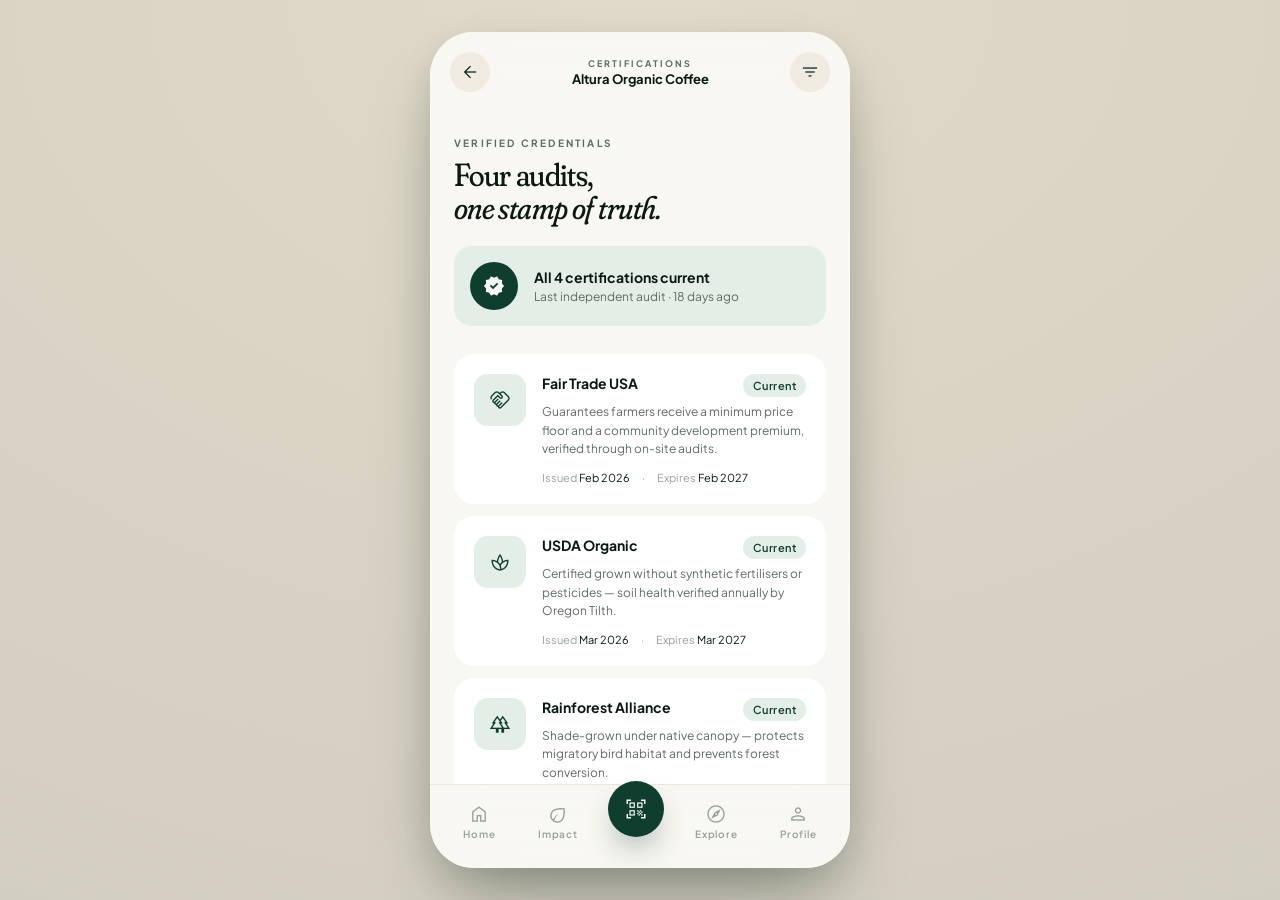
<file: certifications.html>
<!DOCTYPE html>
<html lang="en">
<head>
<meta charset="utf-8" />
<meta name="viewport" content="width=device-width, initial-scale=1.0, viewport-fit=cover" />
<title>Certifications · TrueTrace</title>
<link rel="preconnect" href="https://fonts.googleapis.com" />
<link rel="preconnect" href="https://fonts.gstatic.com" crossorigin />
<link href="https://fonts.googleapis.com/css2?family=Plus+Jakarta+Sans:wght@400;500;600;700;800&family=Fraunces:ital,opsz,wght@0,9..144,300..600;1,9..144,300..500&display=swap" rel="stylesheet" />
<link href="https://fonts.googleapis.com/css2?family=Material+Symbols+Outlined:wght,FILL@100..700,0..1&display=swap" rel="stylesheet" />
<link rel="stylesheet" href="styles.css" />
</head>
<body>

<div class="phone-shell">

  <!-- Top bar -->
  <header class="phone-header" style="padding: 20px 20px 14px; display:flex; align-items:center; justify-content:space-between;">
    <a href="product.html" style="width:40px; height:40px; border-radius:999px; background: var(--surface-tinted); display:flex; align-items:center; justify-content:center;">
      <span class="material-symbols-outlined" style="font-size:20px; color: var(--primary-ink);">arrow_back</span>
    </a>
    <div style="text-align:center;">
      <p class="eyebrow" style="font-size:9px; margin:0;">Certifications</p>
      <p style="margin:2px 0 0; font-weight:700; font-size:13px;">Altura Organic Coffee</p>
    </div>
    <button style="width:40px; height:40px; border-radius:999px; background: var(--surface-tinted); display:flex; align-items:center; justify-content:center; border:0;">
      <span class="material-symbols-outlined" style="font-size:20px; color: var(--primary-ink);">filter_list</span>
    </button>
  </header>

  <div class="phone-scroll">

    <!-- Hero -->
    <section style="padding: 20px 24px 0;">
      <p class="eyebrow">Verified credentials</p>
      <h1 class="display" style="font-size: 32px; margin: 10px 0 0;">
        Four audits,<br />
        <em>one stamp of truth.</em>
      </h1>

      <div style="display:flex; align-items:center; gap: 16px; margin-top: 22px; padding: 16px; border-radius: 18px; background: var(--surface-mint);">
        <div style="width:48px; height:48px; border-radius:999px; background: var(--primary); display:flex; align-items:center; justify-content:center;">
          <span class="material-symbols-outlined icon-fill" style="color: var(--on-primary); font-size:22px;">verified</span>
        </div>
        <div style="flex:1;">
          <p style="margin:0; font-weight:700; font-size:14px;">All 4 certifications current</p>
          <p class="mute" style="margin:3px 0 0; font-size:12px;">Last independent audit · 18 days ago</p>
        </div>
      </div>
    </section>

    <!-- Certifications list -->
    <section style="padding: 28px 24px 0;">

      <!-- Fair Trade USA -->
      <div class="card" style="margin-bottom: 12px;">
        <div style="display:flex; gap:16px; align-items:flex-start;">
          <div style="width:52px; height:52px; border-radius:14px; background: var(--surface-mint); display:flex; align-items:center; justify-content:center; flex-shrink:0;">
            <span class="material-symbols-outlined" style="color: var(--primary); font-size:22px;">handshake</span>
          </div>
          <div style="flex:1;">
            <div style="display:flex; align-items:flex-start; justify-content:space-between; gap:8px;">
              <p style="margin:0; font-weight:700; font-size:14px;">Fair Trade USA</p>
              <span class="chip chip-mint">Current</span>
            </div>
            <p class="mute" style="margin:6px 0 0; font-size:12px; line-height:1.55;">
              Guarantees farmers receive a minimum price floor and a community development premium, verified through on-site audits.
            </p>
            <div style="display:flex; gap:12px; margin-top:12px; font-size:11px;">
              <span class="quiet">Issued <span style="color: var(--ink);">Feb 2026</span></span>
              <span class="quiet">·</span>
              <span class="quiet">Expires <span style="color: var(--ink);">Feb 2027</span></span>
            </div>
          </div>
        </div>
      </div>

      <!-- USDA Organic -->
      <div class="card" style="margin-bottom: 12px;">
        <div style="display:flex; gap:16px; align-items:flex-start;">
          <div style="width:52px; height:52px; border-radius:14px; background: var(--surface-mint); display:flex; align-items:center; justify-content:center; flex-shrink:0;">
            <span class="material-symbols-outlined" style="color: var(--primary); font-size:22px;">spa</span>
          </div>
          <div style="flex:1;">
            <div style="display:flex; align-items:flex-start; justify-content:space-between; gap:8px;">
              <p style="margin:0; font-weight:700; font-size:14px;">USDA Organic</p>
              <span class="chip chip-mint">Current</span>
            </div>
            <p class="mute" style="margin:6px 0 0; font-size:12px; line-height:1.55;">
              Certified grown without synthetic fertilisers or pesticides — soil health verified annually by Oregon Tilth.
            </p>
            <div style="display:flex; gap:12px; margin-top:12px; font-size:11px;">
              <span class="quiet">Issued <span style="color: var(--ink);">Mar 2026</span></span>
              <span class="quiet">·</span>
              <span class="quiet">Expires <span style="color: var(--ink);">Mar 2027</span></span>
            </div>
          </div>
        </div>
      </div>

      <!-- Rainforest Alliance -->
      <div class="card" style="margin-bottom: 12px;">
        <div style="display:flex; gap:16px; align-items:flex-start;">
          <div style="width:52px; height:52px; border-radius:14px; background: var(--surface-mint); display:flex; align-items:center; justify-content:center; flex-shrink:0;">
            <span class="material-symbols-outlined" style="color: var(--primary); font-size:22px;">forest</span>
          </div>
          <div style="flex:1;">
            <div style="display:flex; align-items:flex-start; justify-content:space-between; gap:8px;">
              <p style="margin:0; font-weight:700; font-size:14px;">Rainforest Alliance</p>
              <span class="chip chip-mint">Current</span>
            </div>
            <p class="mute" style="margin:6px 0 0; font-size:12px; line-height:1.55;">
              Shade-grown under native canopy — protects migratory bird habitat and prevents forest conversion.
            </p>
            <div style="display:flex; gap:12px; margin-top:12px; font-size:11px;">
              <span class="quiet">Issued <span style="color: var(--ink);">Apr 2026</span></span>
              <span class="quiet">·</span>
              <span class="quiet">Expires <span style="color: var(--ink);">Apr 2028</span></span>
            </div>
          </div>
        </div>
      </div>

      <!-- B Corp (brand level) -->
      <div class="card" style="margin-bottom: 12px;">
        <div style="display:flex; gap:16px; align-items:flex-start;">
          <div style="width:52px; height:52px; border-radius:14px; background: var(--accent-soft); display:flex; align-items:center; justify-content:center; flex-shrink:0;">
            <span class="material-symbols-outlined" style="color: var(--accent); font-size:22px;">workspace_premium</span>
          </div>
          <div style="flex:1;">
            <div style="display:flex; align-items:flex-start; justify-content:space-between; gap:8px;">
              <div>
                <p style="margin:0; font-weight:700; font-size:14px;">B Corporation</p>
                <p class="quiet" style="margin:2px 0 0; font-size:10px; letter-spacing:0.08em; text-transform:uppercase;">Brand-level</p>
              </div>
              <span class="chip chip-clay">Score 118</span>
            </div>
            <p class="mute" style="margin:6px 0 0; font-size:12px; line-height:1.55;">
              Finca La Esperanza scored 118.4 on the B Impact Assessment — a top-5% performer in environment and workers.
            </p>
            <div style="display:flex; gap:12px; margin-top:12px; font-size:11px;">
              <span class="quiet">Certified since <span style="color: var(--ink);">2019</span></span>
              <span class="quiet">·</span>
              <span class="quiet">Recertified <span style="color: var(--ink);">Jan 2026</span></span>
            </div>
          </div>
        </div>
      </div>

    </section>

    <!-- Flag / audit trail -->
    <section style="padding: 28px 24px 0;">
      <p class="eyebrow" style="padding: 0 4px 12px;">Not seeing a cert?</p>
      <button class="card" style="width:100%; text-align:left; display:flex; align-items:center; gap:14px; background: var(--surface-paper); border:0; border-radius: 18px; padding: 16px 18px;">
        <div style="width:40px; height:40px; border-radius:999px; background: var(--accent-soft); display:flex; align-items:center; justify-content:center; flex-shrink:0;">
          <span class="material-symbols-outlined" style="font-size:20px; color: var(--accent);">flag</span>
        </div>
        <div style="flex:1;">
          <p style="margin:0; font-weight:700; font-size:13px;">Flag a missing certification</p>
          <p class="mute" style="margin:3px 0 0; font-size:11px;">Our compliance team reviews within 24h</p>
        </div>
        <span class="material-symbols-outlined" style="font-size:18px; color: var(--ink-quiet);">arrow_forward</span>
      </button>
    </section>

    <div style="height: 40px;"></div>

  </div>

  <!-- Bottom nav -->
  <nav class="phone-nav">
    <div class="nav-tabs">
      <a href="home.html" class="nav-tab">
        <span class="material-symbols-outlined">home</span>
        <span class="nav-label">Home</span>
      </a>
      <a href="impact.html" class="nav-tab">
        <span class="material-symbols-outlined">eco</span>
        <span class="nav-label">Impact</span>
      </a>
      <a href="scan.html" class="nav-scan" aria-label="Scan">
        <span class="material-symbols-outlined">qr_code_scanner</span>
      </a>
      <a href="supply-chain.html" class="nav-tab">
        <span class="material-symbols-outlined">explore</span>
        <span class="nav-label">Explore</span>
      </a>
      <a href="profile.html" class="nav-tab">
        <span class="material-symbols-outlined">person</span>
        <span class="nav-label">Profile</span>
      </a>
    </div>
  </nav>

</div>

</body>
</html>
</file>
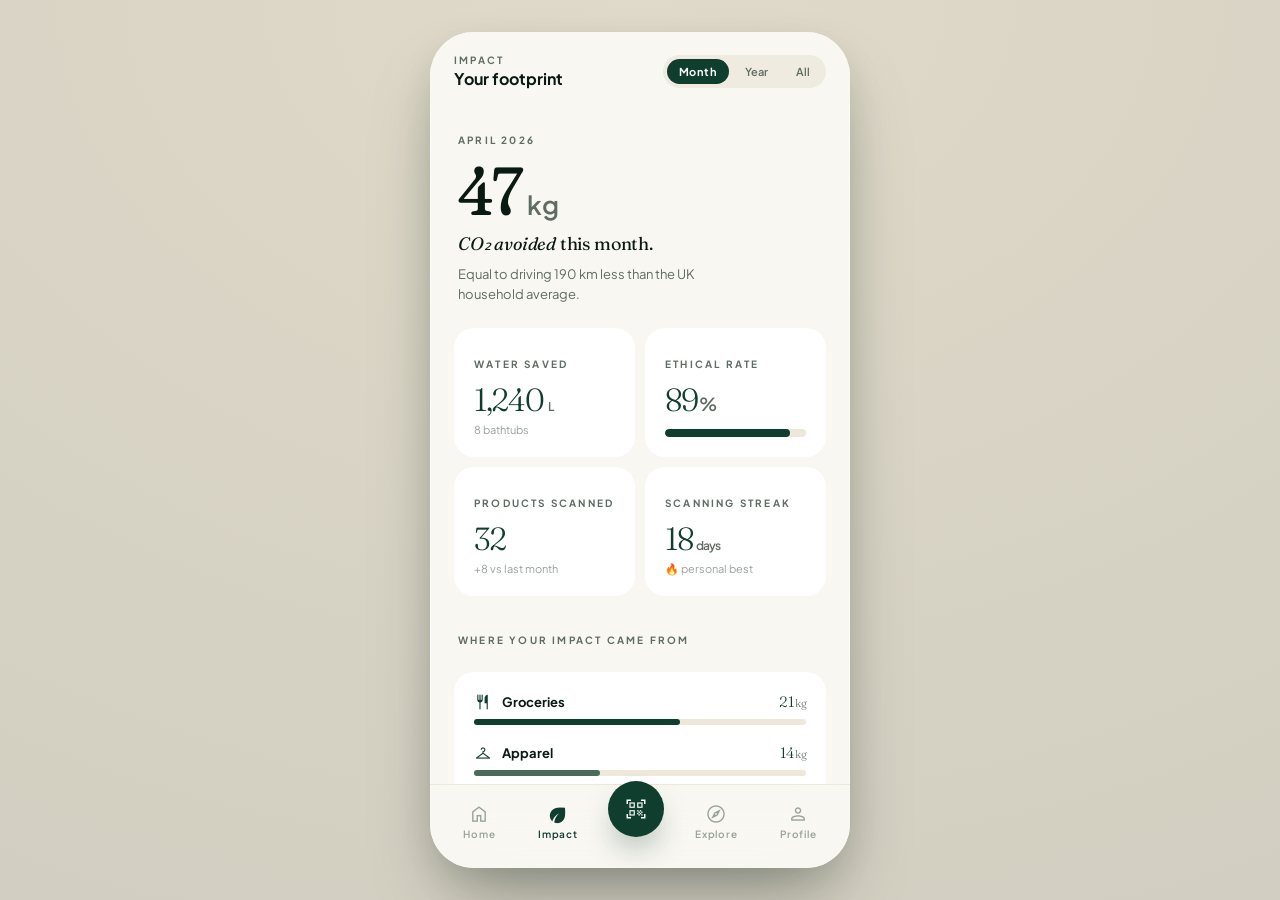
<file: impact.html>
<!DOCTYPE html>
<html lang="en">
<head>
<meta charset="utf-8" />
<meta name="viewport" content="width=device-width, initial-scale=1.0, viewport-fit=cover" />
<title>Impact · TrueTrace</title>
<link rel="preconnect" href="https://fonts.googleapis.com" />
<link rel="preconnect" href="https://fonts.gstatic.com" crossorigin />
<link href="https://fonts.googleapis.com/css2?family=Plus+Jakarta+Sans:wght@400;500;600;700;800&family=Fraunces:ital,opsz,wght@0,9..144,300..600;1,9..144,300..500&display=swap" rel="stylesheet" />
<link href="https://fonts.googleapis.com/css2?family=Material+Symbols+Outlined:wght,FILL@100..700,0..1&display=swap" rel="stylesheet" />
<link rel="stylesheet" href="styles.css" />
<style>
  .bar {
    height: 8px;
    border-radius: 999px;
    background: var(--line-soft);
    overflow: hidden;
  }
  .bar-fill {
    height: 100%;
    background: var(--primary);
    border-radius: 999px;
  }
  .range-seg {
    height: 6px;
    border-radius: 999px;
    background: var(--line-soft);
    position: relative;
  }
</style>
</head>
<body>

<div class="phone-shell">

  <!-- Top bar -->
  <header class="phone-header" style="padding: 22px 24px 14px; display:flex; align-items:center; justify-content:space-between;">
    <div>
      <p class="eyebrow" style="font-size:10px; margin:0;">Impact</p>
      <p style="margin:2px 0 0; font-weight:700; font-size:16px;">Your footprint</p>
    </div>
    <div style="display:flex; gap:4px; padding: 4px; border-radius:999px; background: var(--surface-tinted);">
      <button style="padding: 6px 12px; border-radius: 999px; background: var(--primary); color: var(--on-primary); font-weight:700; font-size:11px; border:0; letter-spacing:0.04em;">Month</button>
      <button style="padding: 6px 12px; border-radius: 999px; background: transparent; color: var(--ink-mute); font-weight:600; font-size:11px; border:0;">Year</button>
      <button style="padding: 6px 12px; border-radius: 999px; background: transparent; color: var(--ink-mute); font-weight:600; font-size:11px; border:0;">All</button>
    </div>
  </header>

  <div class="phone-scroll">

    <!-- Headline number -->
    <section style="padding: 20px 28px 0;">
      <p class="eyebrow">April 2026</p>
      <h1 class="display" style="font-size: 68px; margin: 8px 0 0; line-height: 1;">
        47<span style="font-size: 26px; font-family: 'Plus Jakarta Sans'; font-weight: 600; color: var(--ink-mute); letter-spacing: 0; margin-left: 6px;">kg</span>
      </h1>
      <p style="font-family: 'Fraunces', serif; font-size: 18px; font-weight: 400; margin: 8px 0 0; letter-spacing: -0.01em;">
        <em>CO₂ avoided</em> this month.
      </p>
      <p class="mute" style="font-size: 13px; line-height: 1.5; margin: 10px 0 0; max-width: 280px;">
        Equal to driving 190 km less than the UK household average.
      </p>
    </section>

    <!-- Ring / breakdown -->
    <section style="padding: 24px 24px 0;">
      <div style="display:grid; grid-template-columns: 1fr 1fr; gap: 10px;">

        <div class="card">
          <p class="eyebrow" style="font-size: 10px;">Water saved</p>
          <p class="number" style="font-size: 32px; margin: 8px 0 0; color: var(--primary);">1,240<span style="font-size:12px; font-family: 'Plus Jakarta Sans'; font-weight:600; color: var(--ink-mute); margin-left:4px;">L</span></p>
          <p class="quiet" style="font-size:11px; margin: 4px 0 0;">8 bathtubs</p>
        </div>

        <div class="card">
          <p class="eyebrow" style="font-size: 10px;">Ethical rate</p>
          <p class="number" style="font-size: 32px; margin: 8px 0 0; color: var(--primary);">89<span style="font-size:18px; font-family: 'Plus Jakarta Sans'; font-weight:600; color: var(--ink-mute); margin-left:2px;">%</span></p>
          <div class="bar" style="margin-top: 10px;">
            <div class="bar-fill" style="width: 89%;"></div>
          </div>
        </div>

        <div class="card">
          <p class="eyebrow" style="font-size: 10px;">Products scanned</p>
          <p class="number" style="font-size: 32px; margin: 8px 0 0; color: var(--primary);">32</p>
          <p class="quiet" style="font-size:11px; margin: 4px 0 0;">+8 vs last month</p>
        </div>

        <div class="card">
          <p class="eyebrow" style="font-size: 10px;">Scanning streak</p>
          <p class="number" style="font-size: 32px; margin: 8px 0 0; color: var(--primary);">18<span style="font-size:12px; font-family: 'Plus Jakarta Sans'; font-weight:600; color: var(--ink-mute); margin-left:4px;">days</span></p>
          <p class="quiet" style="font-size:11px; margin: 4px 0 0;">🔥 personal best</p>
        </div>

      </div>
    </section>

    <!-- Category breakdown -->
    <section style="padding: 28px 24px 0;">
      <p class="eyebrow" style="padding: 0 4px 16px;">Where your impact came from</p>

      <div class="card">
        <div style="display:flex; align-items:center; justify-content:space-between; margin-bottom: 8px;">
          <div style="display:flex; align-items:center; gap:10px;">
            <span class="material-symbols-outlined" style="font-size:18px; color: var(--primary);">restaurant</span>
            <span style="font-weight:700; font-size:13px;">Groceries</span>
          </div>
          <span class="number" style="font-size:15px; color: var(--primary);">21<span style="font-size:11px; color: var(--ink-mute); margin-left:2px;">kg</span></span>
        </div>
        <div class="range-seg"><div style="position:absolute; left:0; top:0; height:100%; width:62%; background: var(--primary); border-radius:999px;"></div></div>

        <div style="display:flex; align-items:center; justify-content:space-between; margin: 18px 0 8px;">
          <div style="display:flex; align-items:center; gap:10px;">
            <span class="material-symbols-outlined" style="font-size:18px; color: var(--primary);">checkroom</span>
            <span style="font-weight:700; font-size:13px;">Apparel</span>
          </div>
          <span class="number" style="font-size:15px; color: var(--primary);">14<span style="font-size:11px; color: var(--ink-mute); margin-left:2px;">kg</span></span>
        </div>
        <div class="range-seg"><div style="position:absolute; left:0; top:0; height:100%; width:38%; background: var(--secondary); border-radius:999px;"></div></div>

        <div style="display:flex; align-items:center; justify-content:space-between; margin: 18px 0 8px;">
          <div style="display:flex; align-items:center; gap:10px;">
            <span class="material-symbols-outlined" style="font-size:18px; color: var(--primary);">face</span>
            <span style="font-weight:700; font-size:13px;">Personal care</span>
          </div>
          <span class="number" style="font-size:15px; color: var(--primary);">8<span style="font-size:11px; color: var(--ink-mute); margin-left:2px;">kg</span></span>
        </div>
        <div class="range-seg"><div style="position:absolute; left:0; top:0; height:100%; width:22%; background: var(--accent); border-radius:999px;"></div></div>

        <div style="display:flex; align-items:center; justify-content:space-between; margin: 18px 0 8px;">
          <div style="display:flex; align-items:center; gap:10px;">
            <span class="material-symbols-outlined" style="font-size:18px; color: var(--primary);">chair</span>
            <span style="font-weight:700; font-size:13px;">Home</span>
          </div>
          <span class="number" style="font-size:15px; color: var(--primary);">4<span style="font-size:11px; color: var(--ink-mute); margin-left:2px;">kg</span></span>
        </div>
        <div class="range-seg"><div style="position:absolute; left:0; top:0; height:100%; width:11%; background: var(--gold); border-radius:999px;"></div></div>
      </div>
    </section>

    <!-- Milestone callout -->
    <section style="padding: 28px 24px 0;">
      <div class="card" style="background: var(--primary); color: var(--on-primary); border-radius: 22px; padding: 22px;">
        <div style="display:flex; align-items:center; gap:12px;">
          <span class="material-symbols-outlined icon-fill" style="color: #c8dec9; font-size: 22px;">military_tech</span>
          <p class="eyebrow" style="margin:0; color: rgba(249,247,242,0.7);">Next milestone</p>
        </div>
        <p style="font-family: 'Fraunces', serif; font-weight: 400; font-size: 22px; margin: 12px 0 0; line-height: 1.3;">
          23 scans away from <em>Grove Guardian.</em>
        </p>
        <div class="bar" style="margin-top: 18px; background: rgba(249,247,242,0.15);">
          <div class="bar-fill" style="width: 68%; background: #c8dec9;"></div>
        </div>
        <div style="display:flex; justify-content:space-between; margin-top: 10px; font-size: 11px; opacity: 0.7;">
          <span>127 / 150</span>
          <span>Unlocks tree planting</span>
        </div>
      </div>
    </section>

    <!-- Leaderboard note -->
    <section style="padding: 28px 24px 0;">
      <a href="#" class="card" style="display:flex; align-items:center; gap:14px; padding: 16px;">
        <div style="width:40px; height:40px; border-radius:999px; background: var(--surface-mint); display:flex; align-items:center; justify-content:center; flex-shrink:0;">
          <span class="material-symbols-outlined" style="font-size:20px; color: var(--primary);">trending_up</span>
        </div>
        <div style="flex:1;">
          <p style="margin:0; font-weight:700; font-size:13px;">You're in the top 12%</p>
          <p class="mute" style="margin:3px 0 0; font-size:11px;">Of TrueTrace users this month</p>
        </div>
        <span class="material-symbols-outlined" style="font-size:18px; color: var(--ink-quiet);">arrow_forward</span>
      </a>
    </section>

    <div style="height: 40px;"></div>

  </div>

  <!-- Bottom nav -->
  <nav class="phone-nav">
    <div class="nav-tabs">
      <a href="home.html" class="nav-tab">
        <span class="material-symbols-outlined">home</span>
        <span class="nav-label">Home</span>
      </a>
      <a href="impact.html" class="nav-tab active">
        <span class="material-symbols-outlined">eco</span>
        <span class="nav-label">Impact</span>
      </a>
      <a href="scan.html" class="nav-scan" aria-label="Scan">
        <span class="material-symbols-outlined">qr_code_scanner</span>
      </a>
      <a href="supply-chain.html" class="nav-tab">
        <span class="material-symbols-outlined">explore</span>
        <span class="nav-label">Explore</span>
      </a>
      <a href="profile.html" class="nav-tab">
        <span class="material-symbols-outlined">person</span>
        <span class="nav-label">Profile</span>
      </a>
    </div>
  </nav>

</div>

</body>
</html>
</file>
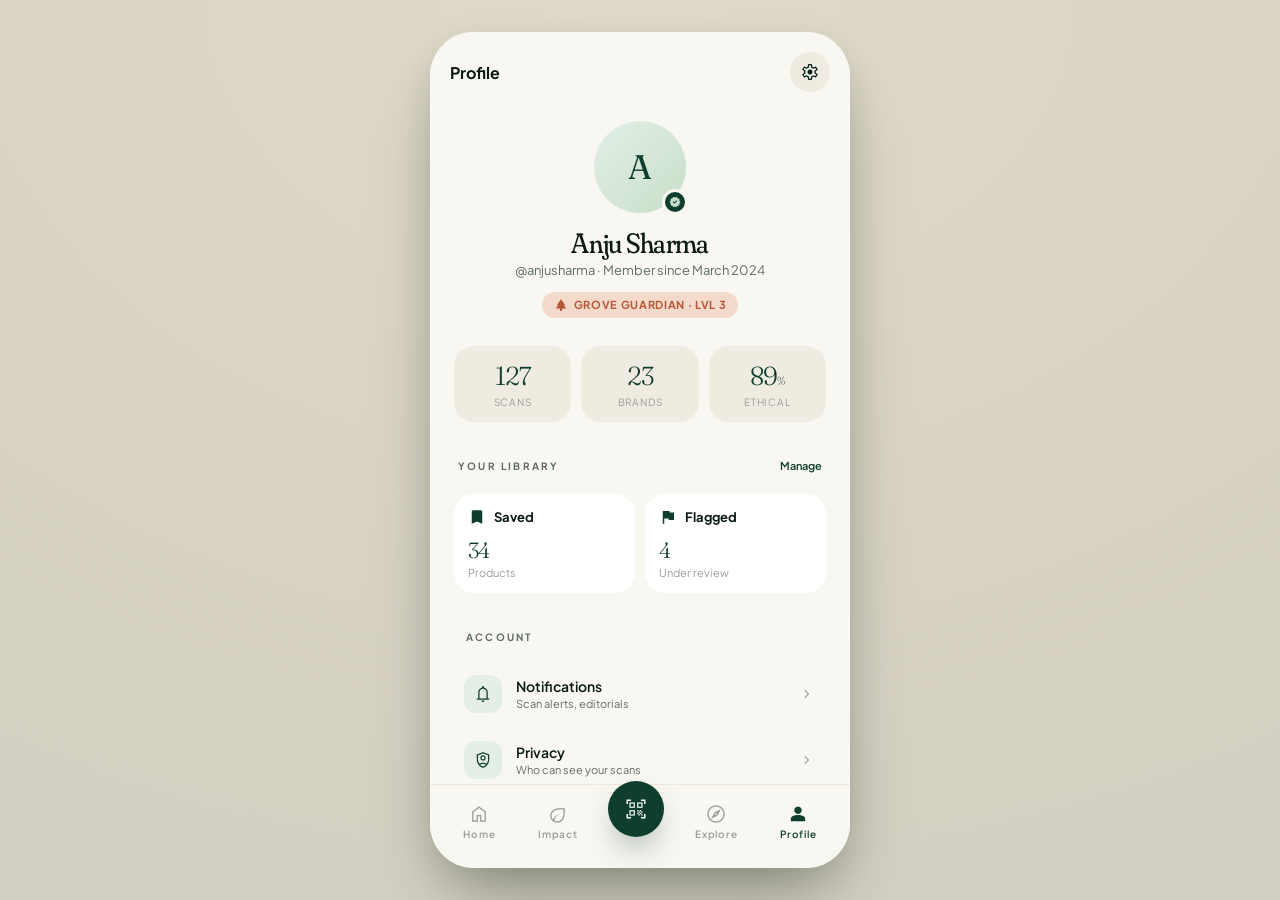
<file: profile.html>
<!DOCTYPE html>
<html lang="en">
<head>
<meta charset="utf-8" />
<meta name="viewport" content="width=device-width, initial-scale=1.0, viewport-fit=cover" />
<title>Profile · TrueTrace</title>
<link rel="preconnect" href="https://fonts.googleapis.com" />
<link rel="preconnect" href="https://fonts.gstatic.com" crossorigin />
<link href="https://fonts.googleapis.com/css2?family=Plus+Jakarta+Sans:wght@400;500;600;700;800&family=Fraunces:ital,opsz,wght@0,9..144,300..600;1,9..144,300..500&display=swap" rel="stylesheet" />
<link href="https://fonts.googleapis.com/css2?family=Material+Symbols+Outlined:wght,FILL@100..700,0..1&display=swap" rel="stylesheet" />
<link rel="stylesheet" href="styles.css" />
<style>
  .row {
    display: flex;
    align-items: center;
    gap: 14px;
    padding: 14px 18px;
    border-radius: 14px;
    background: transparent;
    color: inherit;
    transition: background-color 0.15s ease;
  }
  .row:hover { background: var(--surface-tinted); }
  .row-icon {
    width: 38px;
    height: 38px;
    border-radius: 12px;
    background: var(--surface-mint);
    color: var(--primary);
    display: flex;
    align-items: center;
    justify-content: center;
    flex-shrink: 0;
  }
  .row-icon .material-symbols-outlined { font-size: 20px; }
</style>
</head>
<body>

<div class="phone-shell">

  <!-- Top bar -->
  <header class="phone-header" style="padding: 20px 20px 12px; display:flex; align-items:center; justify-content:space-between;">
    <p style="margin:0; font-weight:700; font-size:16px;">Profile</p>
    <button style="width:40px; height:40px; border-radius:999px; background: var(--surface-tinted); display:flex; align-items:center; justify-content:center; border:0;">
      <span class="material-symbols-outlined" style="font-size:20px; color: var(--primary-ink);">settings</span>
    </button>
  </header>

  <div class="phone-scroll">

    <!-- Identity block -->
    <section style="padding: 16px 24px 0; text-align:center;">
      <div style="position: relative; width: 92px; height: 92px; margin: 0 auto;">
        <div style="width: 92px; height: 92px; border-radius: 999px; background: linear-gradient(135deg, var(--surface-mint), var(--primary-soft)); display:flex; align-items:center; justify-content:center; font-family: 'Fraunces', serif; font-size: 34px; color: var(--primary); font-weight: 400;">A</div>
        <div style="position:absolute; right:-2px; bottom:-2px; width:26px; height:26px; border-radius:999px; background: var(--primary); border: 3px solid var(--surface); display:flex; align-items:center; justify-content:center;">
          <span class="material-symbols-outlined icon-fill" style="color: #c8dec9; font-size:12px;">verified</span>
        </div>
      </div>
      <h1 class="display" style="font-size: 28px; margin: 16px 0 0;">Anju Sharma</h1>
      <p class="mute" style="font-size: 13px; margin: 4px 0 0;">@anjusharma · Member since March 2024</p>

      <div style="display:inline-flex; align-items:center; gap:6px; margin-top: 14px; padding: 6px 12px; border-radius:999px; background: var(--accent-soft);">
        <span class="material-symbols-outlined icon-fill" style="font-size:14px; color: var(--accent);">park</span>
        <span style="font-size:11px; font-weight:700; color: var(--accent); letter-spacing:0.06em;">GROVE GUARDIAN · LVL 3</span>
      </div>
    </section>

    <!-- Key stats -->
    <section style="padding: 28px 24px 0;">
      <div style="display:grid; grid-template-columns: repeat(3, 1fr); gap: 10px;">
        <div class="card-tinted" style="text-align:center; padding: 14px 8px;">
          <p class="number" style="font-size: 26px; margin:0; color: var(--primary);">127</p>
          <p class="quiet" style="font-size:10px; letter-spacing:0.08em; text-transform:uppercase; margin:4px 0 0;">Scans</p>
        </div>
        <div class="card-tinted" style="text-align:center; padding: 14px 8px;">
          <p class="number" style="font-size: 26px; margin:0; color: var(--primary);">23</p>
          <p class="quiet" style="font-size:10px; letter-spacing:0.08em; text-transform:uppercase; margin:4px 0 0;">Brands</p>
        </div>
        <div class="card-tinted" style="text-align:center; padding: 14px 8px;">
          <p class="number" style="font-size: 26px; margin:0; color: var(--primary);">89<span style="font-size:12px; color: var(--ink-mute);">%</span></p>
          <p class="quiet" style="font-size:10px; letter-spacing:0.08em; text-transform:uppercase; margin:4px 0 0;">Ethical</p>
        </div>
      </div>
    </section>

    <!-- Saved / collections -->
    <section style="padding: 28px 24px 0;">
      <div style="display:flex; align-items:baseline; justify-content:space-between; padding: 0 4px 12px;">
        <p class="eyebrow">Your library</p>
        <a href="#" style="font-size: 11px; font-weight: 600; color: var(--primary);">Manage</a>
      </div>

      <div style="display:grid; grid-template-columns: 1fr 1fr; gap: 10px;">
        <a href="#" class="card" style="padding: 14px;">
          <div style="display:flex; align-items:center; gap:8px; margin-bottom: 10px;">
            <span class="material-symbols-outlined icon-fill" style="font-size:18px; color: var(--primary);">bookmark</span>
            <span style="font-weight:700; font-size:13px;">Saved</span>
          </div>
          <p class="number" style="font-size:22px; margin:0; color: var(--primary);">34</p>
          <p class="quiet" style="font-size:11px; margin:2px 0 0;">Products</p>
        </a>
        <a href="#" class="card" style="padding: 14px;">
          <div style="display:flex; align-items:center; gap:8px; margin-bottom: 10px;">
            <span class="material-symbols-outlined icon-fill" style="font-size:18px; color: var(--primary);">flag</span>
            <span style="font-weight:700; font-size:13px;">Flagged</span>
          </div>
          <p class="number" style="font-size:22px; margin:0; color: var(--primary);">4</p>
          <p class="quiet" style="font-size:11px; margin:2px 0 0;">Under review</p>
        </a>
      </div>
    </section>

    <!-- Account rows -->
    <section style="padding: 28px 16px 0;">
      <p class="eyebrow" style="padding: 0 20px 8px;">Account</p>

      <a href="#" class="row">
        <div class="row-icon"><span class="material-symbols-outlined">notifications</span></div>
        <div style="flex:1;">
          <p style="margin:0; font-weight:600; font-size:14px;">Notifications</p>
          <p class="mute" style="margin:2px 0 0; font-size:11px;">Scan alerts, editorials</p>
        </div>
        <span class="material-symbols-outlined" style="font-size:18px; color: var(--ink-quiet);">chevron_right</span>
      </a>

      <a href="#" class="row">
        <div class="row-icon"><span class="material-symbols-outlined">shield_person</span></div>
        <div style="flex:1;">
          <p style="margin:0; font-weight:600; font-size:14px;">Privacy</p>
          <p class="mute" style="margin:2px 0 0; font-size:11px;">Who can see your scans</p>
        </div>
        <span class="material-symbols-outlined" style="font-size:18px; color: var(--ink-quiet);">chevron_right</span>
      </a>

      <a href="#" class="row">
        <div class="row-icon"><span class="material-symbols-outlined">download</span></div>
        <div style="flex:1;">
          <p style="margin:0; font-weight:600; font-size:14px;">Export data</p>
          <p class="mute" style="margin:2px 0 0; font-size:11px;">Your scan history as CSV</p>
        </div>
        <span class="material-symbols-outlined" style="font-size:18px; color: var(--ink-quiet);">chevron_right</span>
      </a>

      <a href="#" class="row">
        <div class="row-icon"><span class="material-symbols-outlined">credit_card</span></div>
        <div style="flex:1;">
          <p style="margin:0; font-weight:600; font-size:14px;">Supporter</p>
          <p class="mute" style="margin:2px 0 0; font-size:11px;">Support independent audits</p>
        </div>
        <span class="chip chip-clay" style="margin-right: 4px;">Upgrade</span>
      </a>
    </section>

    <!-- Info rows -->
    <section style="padding: 20px 16px 0;">
      <p class="eyebrow" style="padding: 0 20px 8px;">About</p>

      <a href="#" class="row">
        <div class="row-icon" style="background: var(--accent-soft); color: var(--accent);"><span class="material-symbols-outlined">menu_book</span></div>
        <div style="flex:1;">
          <p style="margin:0; font-weight:600; font-size:14px;">How we verify</p>
        </div>
        <span class="material-symbols-outlined" style="font-size:18px; color: var(--ink-quiet);">chevron_right</span>
      </a>

      <a href="#" class="row">
        <div class="row-icon" style="background: var(--accent-soft); color: var(--accent);"><span class="material-symbols-outlined">help</span></div>
        <div style="flex:1;">
          <p style="margin:0; font-weight:600; font-size:14px;">Help & support</p>
        </div>
        <span class="material-symbols-outlined" style="font-size:18px; color: var(--ink-quiet);">chevron_right</span>
      </a>

      <a href="index.html" class="row">
        <div class="row-icon" style="background: var(--accent-soft); color: var(--accent);"><span class="material-symbols-outlined">logout</span></div>
        <div style="flex:1;">
          <p style="margin:0; font-weight:600; font-size:14px;">Sign out</p>
        </div>
      </a>
    </section>

    <p class="quiet" style="text-align:center; font-size:11px; margin: 36px 0 12px;">TrueTrace · v0.9 beta</p>

  </div>

  <!-- Bottom nav -->
  <nav class="phone-nav">
    <div class="nav-tabs">
      <a href="home.html" class="nav-tab">
        <span class="material-symbols-outlined">home</span>
        <span class="nav-label">Home</span>
      </a>
      <a href="impact.html" class="nav-tab">
        <span class="material-symbols-outlined">eco</span>
        <span class="nav-label">Impact</span>
      </a>
      <a href="scan.html" class="nav-scan" aria-label="Scan">
        <span class="material-symbols-outlined">qr_code_scanner</span>
      </a>
      <a href="supply-chain.html" class="nav-tab">
        <span class="material-symbols-outlined">explore</span>
        <span class="nav-label">Explore</span>
      </a>
      <a href="profile.html" class="nav-tab active">
        <span class="material-symbols-outlined">person</span>
        <span class="nav-label">Profile</span>
      </a>
    </div>
  </nav>

</div>

</body>
</html>
</file>
<file: styles.css>
/* =========================================
   TrueTrace — shared design tokens & phone frame
   ========================================= */

:root {
  /* Surfaces */
  --surface: #f9f7f2;
  --surface-paper: #ffffff;
  --surface-tinted: #efebe1;
  --surface-mint: #e3efe6;
  --surface-warm: #f4ede0;
  /* Brand */
  --primary: #0f3d2e;
  --primary-ink: #07231a;
  --primary-soft: #c8dec9;
  --secondary: #4a6b5a;
  /* Accents */
  --accent: #b6573a;         /* terracotta */
  --accent-soft: #f3dacb;
  --gold: #b08a3e;
  --gold-soft: #efe3c6;
  /* Text */
  --ink: #0a1912;
  --ink-mute: #5f6c63;
  --ink-quiet: #97a199;
  --on-primary: #f8faf8;
  /* Lines */
  --line: #e3ddcf;
  --line-soft: #eee8da;
  /* Outside the phone */
  --outer: #d9d6cc;
  --outer-gradient-a: #dfdac9;
  --outer-gradient-b: #d1cdc0;
}

* { box-sizing: border-box; }

html, body {
  margin: 0;
  padding: 0;
  color: var(--ink);
  font-family: 'Plus Jakarta Sans', ui-sans-serif, system-ui, -apple-system, sans-serif;
  -webkit-font-smoothing: antialiased;
  text-rendering: optimizeLegibility;
  background: var(--outer);
  background-image: radial-gradient(
    120% 120% at 50% 0%,
    var(--outer-gradient-a) 0%,
    var(--outer-gradient-b) 100%
  );
  background-attachment: fixed;
  min-height: 100vh;
  min-height: 100dvh;
}

img { display: block; max-width: 100%; }

a { color: inherit; text-decoration: none; }
button { font-family: inherit; cursor: pointer; }

/* -----------------------------------------
   Phone frame
   ----------------------------------------- */

.phone-shell {
  background: var(--surface);
  display: flex;
  flex-direction: column;
  min-height: 100dvh;
  position: relative;
  overflow: hidden;
}

.phone-scroll {
  flex: 1;
  overflow-y: auto;
  overflow-x: hidden;
  -webkit-overflow-scrolling: touch;
  scrollbar-width: thin;
}
.phone-scroll::-webkit-scrollbar { width: 0; }

.phone-nav {
  flex-shrink: 0;
  background: rgba(249, 247, 242, 0.88);
  backdrop-filter: blur(24px) saturate(1.2);
  -webkit-backdrop-filter: blur(24px) saturate(1.2);
  border-top: 1px solid var(--line-soft);
}

.phone-header {
  flex-shrink: 0;
  background: rgba(249, 247, 242, 0.88);
  backdrop-filter: blur(24px) saturate(1.2);
  -webkit-backdrop-filter: blur(24px) saturate(1.2);
  border-bottom: 1px solid transparent;
  transition: border-color 0.2s ease;
}
.phone-header.scrolled { border-bottom-color: var(--line-soft); }

@media (min-width: 520px) {
  body {
    padding: 32px 24px;
    display: flex;
    justify-content: center;
    align-items: flex-start;
  }
  .phone-shell {
    width: 420px;
    height: 900px;
    max-height: calc(100vh - 64px);
    min-height: 640px;
    border-radius: 44px;
    box-shadow:
      0 40px 80px -24px rgba(10, 25, 18, 0.35),
      0 16px 40px -8px rgba(10, 25, 18, 0.18),
      inset 0 0 0 1px rgba(255, 255, 255, 0.5);
  }
  /* Outer "app name" mark on desktop only */
  body::before {
    content: 'TrueTrace';
    position: fixed;
    top: 36px;
    left: 50%;
    transform: translateX(-50%);
    font-family: 'Fraunces', serif;
    font-weight: 400;
    font-style: italic;
    font-size: 14px;
    color: rgba(10, 25, 18, 0.4);
    letter-spacing: 0.2em;
    text-transform: uppercase;
    pointer-events: none;
    z-index: -1;
    display: none; /* currently disabled — enable if you want the outer mark */
  }
}

/* -----------------------------------------
   Typography
   ----------------------------------------- */

.display {
  font-family: 'Fraunces', 'Plus Jakarta Sans', serif;
  font-weight: 400;
  letter-spacing: -0.02em;
  line-height: 1.02;
  font-variation-settings: 'opsz' 144, 'SOFT' 100;
}
.display em, .display i {
  font-style: italic;
  font-variation-settings: 'opsz' 144, 'SOFT' 100;
}

.eyebrow {
  font-size: 10px;
  font-weight: 700;
  letter-spacing: 0.22em;
  text-transform: uppercase;
  color: var(--ink-mute);
}

.number {
  font-family: 'Fraunces', serif;
  font-weight: 300;
  letter-spacing: -0.04em;
}

/* -----------------------------------------
   Primitives
   ----------------------------------------- */

.card {
  background: var(--surface-paper);
  border-radius: 20px;
  padding: 20px;
}

.card-tinted {
  background: var(--surface-tinted);
  border-radius: 20px;
  padding: 20px;
}

.chip {
  display: inline-flex;
  align-items: center;
  gap: 6px;
  padding: 5px 10px;
  border-radius: 999px;
  font-size: 11px;
  font-weight: 600;
  letter-spacing: 0.04em;
}

.chip-mint { background: var(--surface-mint); color: var(--primary); }
.chip-clay { background: var(--accent-soft); color: var(--accent); }
.chip-gold { background: var(--gold-soft); color: var(--gold); }

.divider {
  height: 1px;
  background: var(--line-soft);
  border: 0;
  margin: 0;
}

.pill-btn {
  display: inline-flex;
  align-items: center;
  gap: 10px;
  padding: 14px 22px;
  border-radius: 14px;
  border: 0;
  font-weight: 700;
  font-size: 14px;
  background: var(--primary);
  color: var(--on-primary);
  transition: transform 0.15s ease, opacity 0.15s ease;
}
.pill-btn:active { transform: scale(0.97); }
.pill-btn:hover { opacity: 0.94; }

.pill-btn-ghost {
  background: transparent;
  color: var(--primary);
  font-weight: 600;
}

/* Material symbols weight default */
.material-symbols-outlined {
  font-variation-settings: 'FILL' 0, 'wght' 300, 'GRAD' 0, 'opsz' 24;
}

.icon-fill { font-variation-settings: 'FILL' 1, 'wght' 400, 'GRAD' 0, 'opsz' 24; }

/* -----------------------------------------
   Bottom nav
   ----------------------------------------- */

.nav-tabs {
  display: flex;
  align-items: center;
  justify-content: space-around;
  padding: 12px 12px 22px;
}

.nav-tab {
  display: flex;
  flex-direction: column;
  align-items: center;
  gap: 3px;
  padding: 6px 12px;
  border-radius: 14px;
  color: var(--ink-quiet);
  transition: color 0.15s ease, background-color 0.15s ease;
}
.nav-tab:hover { color: var(--primary); }
.nav-tab span.material-symbols-outlined { font-size: 22px; }
.nav-tab .nav-label {
  font-size: 10px;
  font-weight: 600;
  letter-spacing: 0.08em;
}

.nav-tab.active {
  color: var(--primary);
}
.nav-tab.active span.material-symbols-outlined { font-variation-settings: 'FILL' 1, 'wght' 500; }

.nav-scan {
  position: relative;
  width: 56px;
  height: 56px;
  border-radius: 999px;
  background: var(--primary);
  color: var(--on-primary);
  display: flex;
  align-items: center;
  justify-content: center;
  margin-top: -26px;
  box-shadow: 0 16px 32px -8px rgba(15, 61, 46, 0.4);
}
.nav-scan:hover { color: var(--on-primary); }

/* -----------------------------------------
   Utility
   ----------------------------------------- */

.mute { color: var(--ink-mute); }
.quiet { color: var(--ink-quiet); }

.hairline { border-top: 1px solid var(--line-soft); }

.fade-top {
  mask-image: linear-gradient(to bottom, transparent, black 32px);
  -webkit-mask-image: linear-gradient(to bottom, transparent, black 32px);
}
</file>
